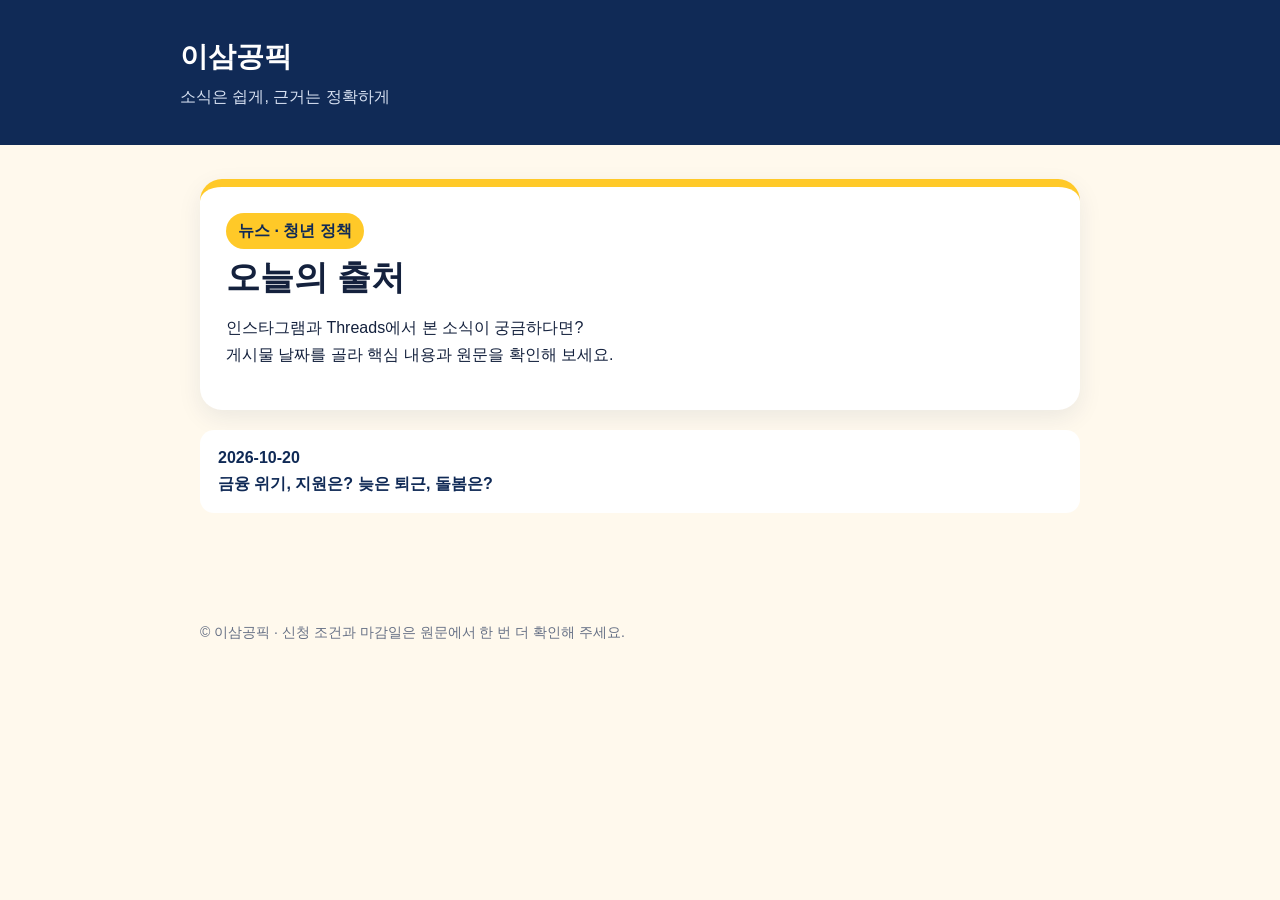
<file: docs/index.html>
<!doctype html><html lang="ko"><head><meta charset="utf-8"><meta name="viewport" content="width=device-width,initial-scale=1"><meta name="description" content="이삼공픽 뉴스·청년 정책의 날짜별 핵심 내용과 원문 링크"><title>이삼공픽 오늘의 출처</title><style>:root{--navy:#102a56;--yellow:#ffc928;--cream:#fff9ed;--ink:#14213d;--muted:#667085}
*{box-sizing:border-box}body{margin:0;background:var(--cream);color:var(--ink);font-family:-apple-system,BlinkMacSystemFont,"Noto Sans KR","Apple SD Gothic Neo",sans-serif;line-height:1.65}
header{background:var(--navy);color:white;padding:34px 20px}header .inner,main,footer{max-width:920px;margin:auto}.brand{font-weight:800;font-size:28px}.tagline{color:#d7e1f2;margin-top:4px}
main{padding:34px 20px 70px}.hero,.topic,.notice{background:white;border-radius:22px;padding:26px;margin-bottom:20px;box-shadow:0 8px 24px rgba(16,42,86,.08)}
.hero{border-top:8px solid var(--yellow)}h1{font-size:34px;line-height:1.3;margin:6px 0 10px}h2{font-size:25px;margin:0 0 10px}.meta,.source-meta{color:var(--muted);font-size:14px}.pill{display:inline-block;background:var(--yellow);color:var(--navy);font-weight:800;border-radius:99px;padding:5px 12px;margin-right:7px}.update{background:#e8f0ff}.points{padding-left:22px}.facts{background:#f5f7fb;border-radius:14px;padding:14px 16px;margin:15px 0}.sources{list-style:none;padding:0}.sources li{padding:10px 0;border-top:1px solid #e6eaf0}.sources a{color:#174ea6;font-weight:700;word-break:break-word}.archive-list a{display:block;background:white;margin:10px 0;padding:15px 18px;border-radius:14px;color:var(--navy);font-weight:750;text-decoration:none}
.source-button{display:inline-block;margin-top:8px;padding:10px 16px;background:var(--navy);border-radius:10px;text-decoration:none}.sources a.source-button{color:white}.empty{background:white;padding:24px;border-radius:18px}.archive-list a:focus-visible,.source-button:focus-visible{outline:3px solid var(--yellow);outline-offset:4px}
footer{padding:28px 20px 45px;color:var(--muted);font-size:14px}.status{font-weight:750;color:#207a52}@media(max-width:600px){h1{font-size:28px}.hero,.topic,.notice{padding:20px;border-radius:17px}}</style></head><body><header><div class="inner"><div class="brand">이삼공픽</div><div class="tagline">소식은 쉽게, 근거는 정확하게</div></div></header><main><section class="hero"><span class="pill">뉴스 · 청년 정책</span><h1>오늘의 출처</h1><p>인스타그램과 Threads에서 본 소식이 궁금하다면?<br>게시물 날짜를 골라 핵심 내용과 원문을 확인해 보세요.</p></section><div class="archive-list"><a data-content-id="d15d88164f7080a3" href="archive/2026/10/20/index.html"><strong>2026-10-20</strong><br>금융 위기, 지원은?
늦은 퇴근, 돌봄은?</a></div></main><footer>© 이삼공픽 · 신청 조건과 마감일은 원문에서 한 번 더 확인해 주세요.</footer></body></html>
</file>
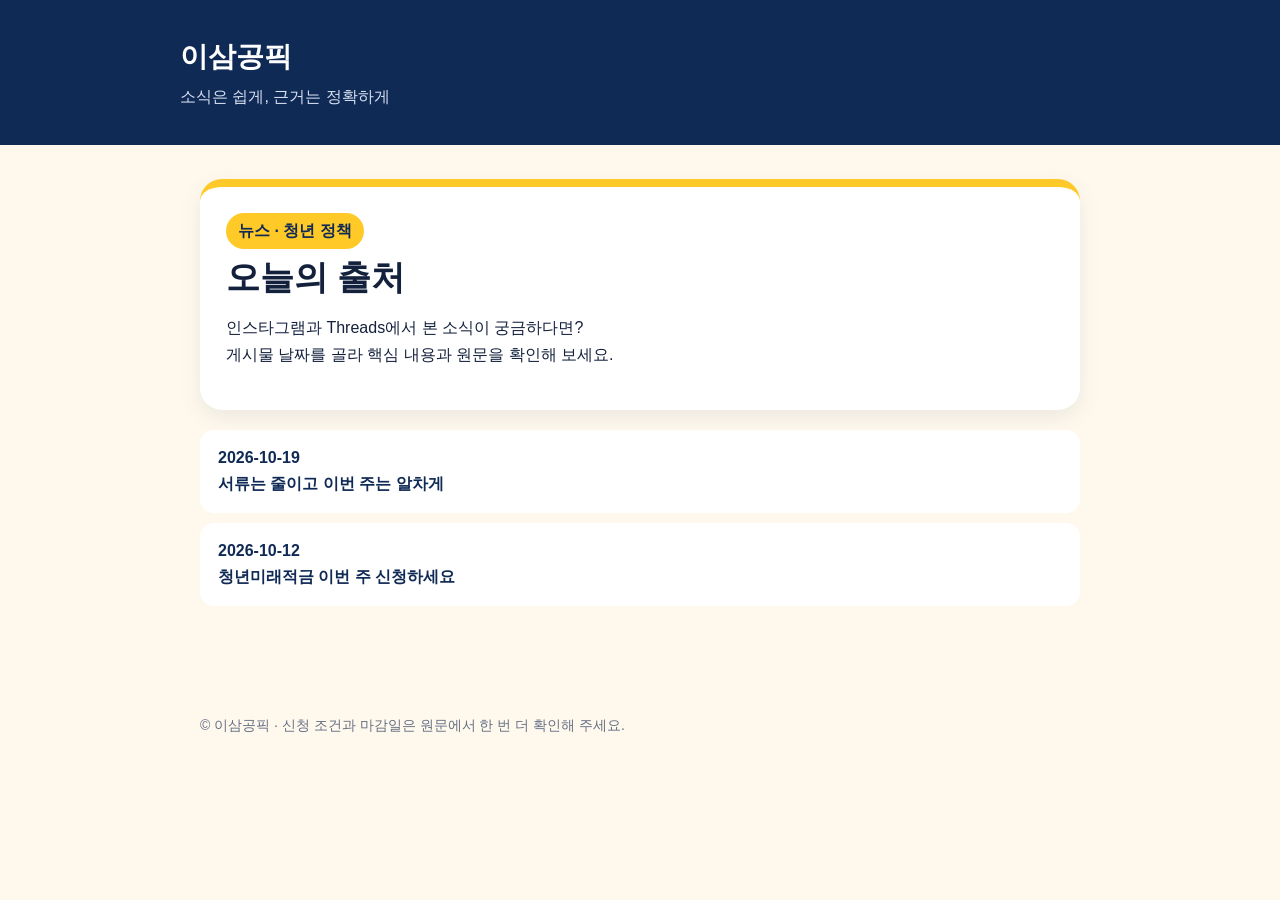
<file: docs/archive/index.html>
<!doctype html><html lang="ko"><head><meta charset="utf-8"><meta name="viewport" content="width=device-width,initial-scale=1"><meta name="description" content="이삼공픽 뉴스·청년 정책의 날짜별 핵심 내용과 원문 링크"><title>이삼공픽 오늘의 출처</title><style>:root{--navy:#102a56;--yellow:#ffc928;--cream:#fff9ed;--ink:#14213d;--muted:#667085}
*{box-sizing:border-box}body{margin:0;background:var(--cream);color:var(--ink);font-family:-apple-system,BlinkMacSystemFont,"Noto Sans KR","Apple SD Gothic Neo",sans-serif;line-height:1.65}
header{background:var(--navy);color:white;padding:34px 20px}header .inner,main,footer{max-width:920px;margin:auto}.brand{font-weight:800;font-size:28px}.tagline{color:#d7e1f2;margin-top:4px}
main{padding:34px 20px 70px}.hero,.topic,.notice{background:white;border-radius:22px;padding:26px;margin-bottom:20px;box-shadow:0 8px 24px rgba(16,42,86,.08)}
.hero{border-top:8px solid var(--yellow)}h1{font-size:34px;line-height:1.3;margin:6px 0 10px}h2{font-size:25px;margin:0 0 10px}.meta,.source-meta{color:var(--muted);font-size:14px}.pill{display:inline-block;background:var(--yellow);color:var(--navy);font-weight:800;border-radius:99px;padding:5px 12px;margin-right:7px}.update{background:#e8f0ff}.points{padding-left:22px}.facts{background:#f5f7fb;border-radius:14px;padding:14px 16px;margin:15px 0}.sources{list-style:none;padding:0}.sources li{padding:10px 0;border-top:1px solid #e6eaf0}.sources a{color:#174ea6;font-weight:700;word-break:break-word}.archive-list a{display:block;background:white;margin:10px 0;padding:15px 18px;border-radius:14px;color:var(--navy);font-weight:750;text-decoration:none}
.source-button{display:inline-block;margin-top:8px;padding:10px 16px;background:var(--navy);border-radius:10px;text-decoration:none}.sources a.source-button{color:white}.empty{background:white;padding:24px;border-radius:18px}.archive-list a:focus-visible,.source-button:focus-visible{outline:3px solid var(--yellow);outline-offset:4px}
footer{padding:28px 20px 45px;color:var(--muted);font-size:14px}.status{font-weight:750;color:#207a52}@media(max-width:600px){h1{font-size:28px}.hero,.topic,.notice{padding:20px;border-radius:17px}}</style></head><body><header><div class="inner"><div class="brand">이삼공픽</div><div class="tagline">소식은 쉽게, 근거는 정확하게</div></div></header><main><section class="hero"><span class="pill">뉴스 · 청년 정책</span><h1>오늘의 출처</h1><p>인스타그램과 Threads에서 본 소식이 궁금하다면?<br>게시물 날짜를 골라 핵심 내용과 원문을 확인해 보세요.</p></section><div class="archive-list"><a href="2026/10/19/index.html"><strong>2026-10-19</strong><br>서류는 줄이고
이번 주는 알차게</a>
<a href="2026/10/12/index.html"><strong>2026-10-12</strong><br>청년미래적금
이번 주 신청하세요</a></div></main><footer>© 이삼공픽 · 신청 조건과 마감일은 원문에서 한 번 더 확인해 주세요.</footer></body></html>
</file>
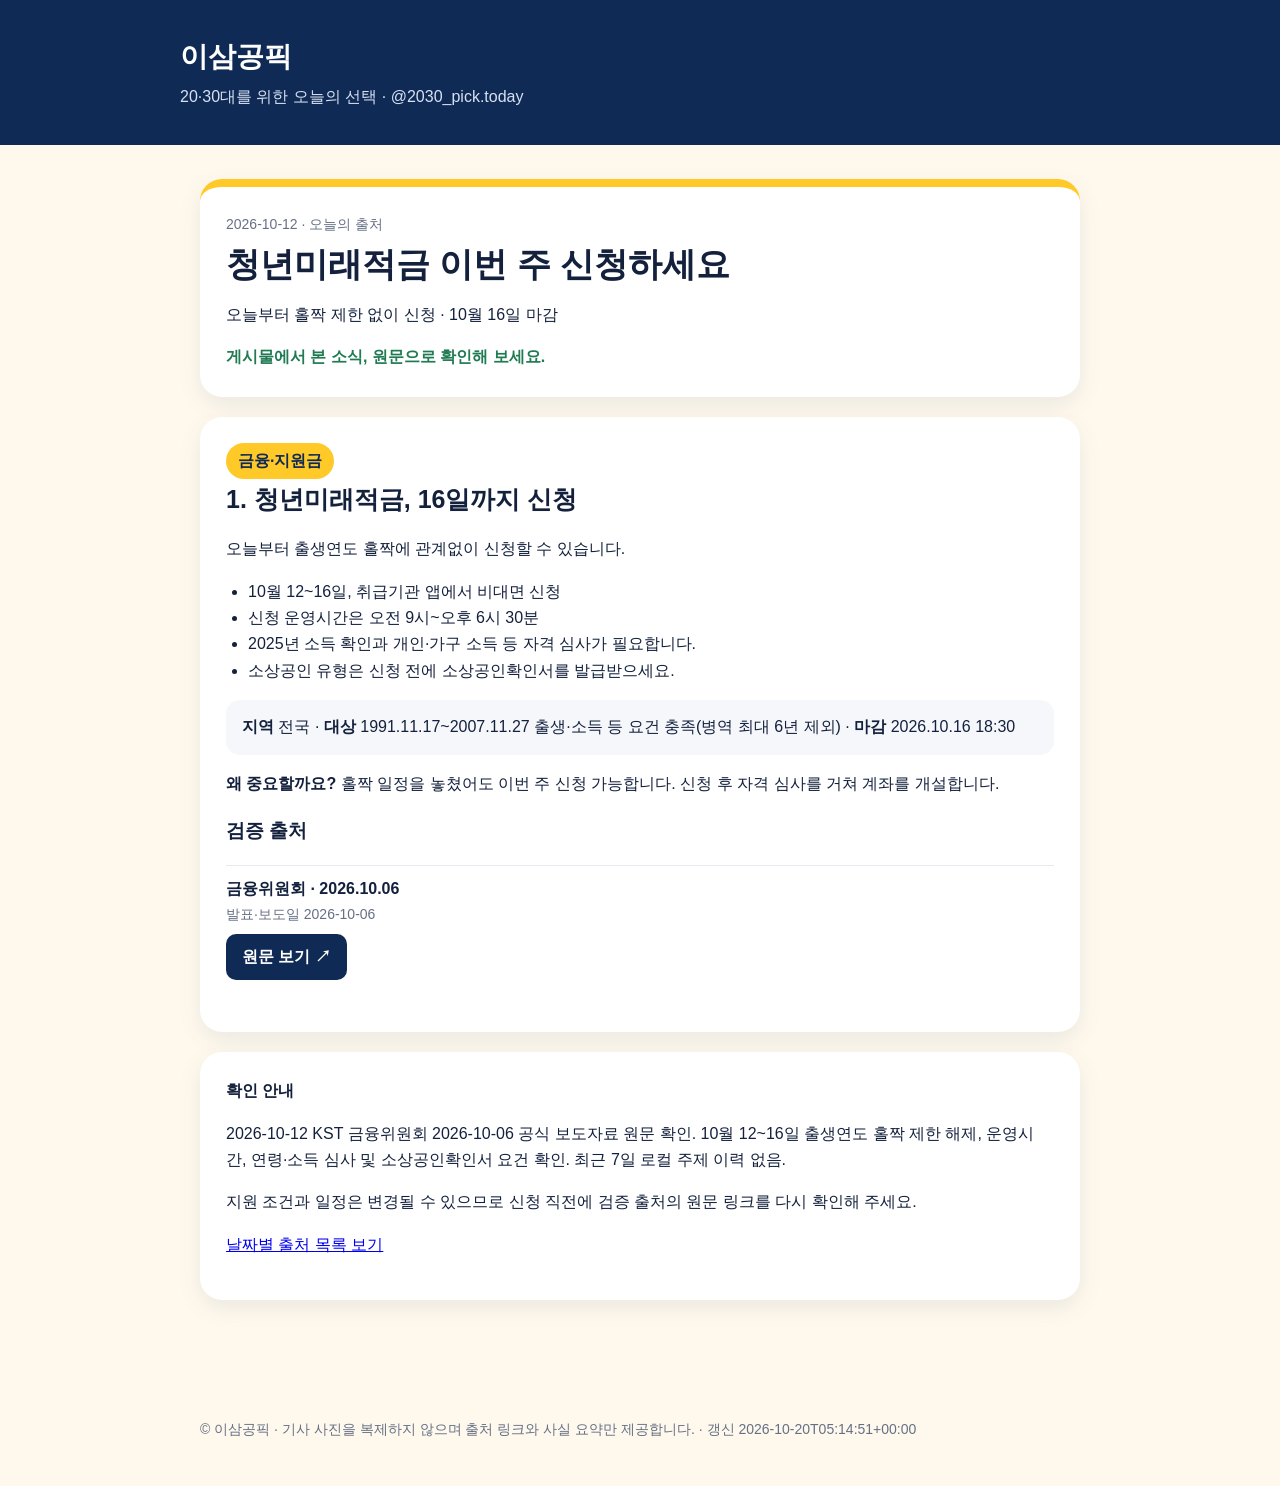
<file: docs/archive/2026/10/12/index.html>
<!doctype html>
<html lang="ko"><head><meta charset="utf-8"><meta name="viewport" content="width=device-width,initial-scale=1">
<meta name="description" content="이삼공픽 2026-10-12 뉴스와 청년 정책의 핵심 내용, 출처, 원문 링크"><title>2026-10-12 오늘의 출처 | 이삼공픽</title>
<style>:root{--navy:#102a56;--yellow:#ffc928;--cream:#fff9ed;--ink:#14213d;--muted:#667085}
*{box-sizing:border-box}body{margin:0;background:var(--cream);color:var(--ink);font-family:-apple-system,BlinkMacSystemFont,"Noto Sans KR","Apple SD Gothic Neo",sans-serif;line-height:1.65}
header{background:var(--navy);color:white;padding:34px 20px}header .inner,main,footer{max-width:920px;margin:auto}.brand{font-weight:800;font-size:28px}.tagline{color:#d7e1f2;margin-top:4px}
main{padding:34px 20px 70px}.hero,.topic,.notice{background:white;border-radius:22px;padding:26px;margin-bottom:20px;box-shadow:0 8px 24px rgba(16,42,86,.08)}
.hero{border-top:8px solid var(--yellow)}h1{font-size:34px;line-height:1.3;margin:6px 0 10px}h2{font-size:25px;margin:0 0 10px}.meta,.source-meta{color:var(--muted);font-size:14px}.pill{display:inline-block;background:var(--yellow);color:var(--navy);font-weight:800;border-radius:99px;padding:5px 12px;margin-right:7px}.update{background:#e8f0ff}.points{padding-left:22px}.facts{background:#f5f7fb;border-radius:14px;padding:14px 16px;margin:15px 0}.sources{list-style:none;padding:0}.sources li{padding:10px 0;border-top:1px solid #e6eaf0}.sources a{color:#174ea6;font-weight:700;word-break:break-word}.archive-list a{display:block;background:white;margin:10px 0;padding:15px 18px;border-radius:14px;color:var(--navy);font-weight:750;text-decoration:none}
.source-button{display:inline-block;margin-top:8px;padding:10px 16px;background:var(--navy);border-radius:10px;text-decoration:none}.sources a.source-button{color:white}.empty{background:white;padding:24px;border-radius:18px}.archive-list a:focus-visible,.source-button:focus-visible{outline:3px solid var(--yellow);outline-offset:4px}
footer{padding:28px 20px 45px;color:var(--muted);font-size:14px}.status{font-weight:750;color:#207a52}@media(max-width:600px){h1{font-size:28px}.hero,.topic,.notice{padding:20px;border-radius:17px}}</style></head><body data-content-id="9fb6ac2dd560ee95">
<header><div class="inner"><div class="brand">이삼공픽</div><div class="tagline">20·30대를 위한 오늘의 선택 · @2030_pick.today</div></div></header>
<main><section class="hero"><div class="meta">2026-10-12 · 오늘의 출처</div><h1>청년미래적금
이번 주 신청하세요</h1><p>오늘부터 홀짝 제한 없이 신청 · 10월 16일 마감</p><div class="status">게시물에서 본 소식, 원문으로 확인해 보세요.</div></section>
<section class="topic" id="topic-1">
  <div><span class="pill">금융·지원금</span></div>
  <h2>1. 청년미래적금, 16일까지 신청</h2>
  <p>오늘부터 출생연도 홀짝에 관계없이 신청할 수 있습니다.</p>
  <ul class="points"><li>10월 12~16일, 취급기관 앱에서 비대면 신청</li><li>신청 운영시간은 오전 9시~오후 6시 30분</li><li>2025년 소득 확인과 개인·가구 소득 등 자격 심사가 필요합니다.</li><li>소상공인 유형은 신청 전에 소상공인확인서를 발급받으세요.</li></ul>
  <div class="facts"><strong>지역</strong> 전국 · <strong>대상</strong> 1991.11.17~2007.11.27 출생·소득 등 요건 충족(병역 최대 6년 제외) · <strong>마감</strong> 2026.10.16 18:30</div>
  <p><strong>왜 중요할까요?</strong> 홀짝 일정을 놓쳤어도 이번 주 신청 가능합니다. 신청 후 자격 심사를 거쳐 계좌를 개설합니다.</p>
  <h3>검증 출처</h3>
  <ul class="sources"><li><strong>금융위원회 · 2026.10.06</strong><div class="source-meta">발표·보도일 2026-10-06</div><a class="source-button" href="https://www.fsc.go.kr/no010101/87880" rel="noopener noreferrer" target="_blank" aria-label="금융위원회 · 2026.10.06 원문 보기 (새 창)">원문 보기 ↗</a></li></ul>
</section>
<section class="notice"><strong>확인 안내</strong><p>2026-10-12 KST 금융위원회 2026-10-06 공식 보도자료 원문 확인. 10월 12~16일 출생연도 홀짝 제한 해제, 운영시간, 연령·소득 심사 및 소상공인확인서 요건 확인. 최근 7일 로컬 주제 이력 없음.</p><p>지원 조건과 일정은 변경될 수 있으므로 신청 직전에 검증 출처의 원문 링크를 다시 확인해 주세요.</p><p><a href="../../../index.html">날짜별 출처 목록 보기</a></p></section></main>
<footer>© 이삼공픽 · 기사 사진을 복제하지 않으며 출처 링크와 사실 요약만 제공합니다. · 갱신 2026-10-20T05:14:51+00:00</footer>
</body></html>
</file>
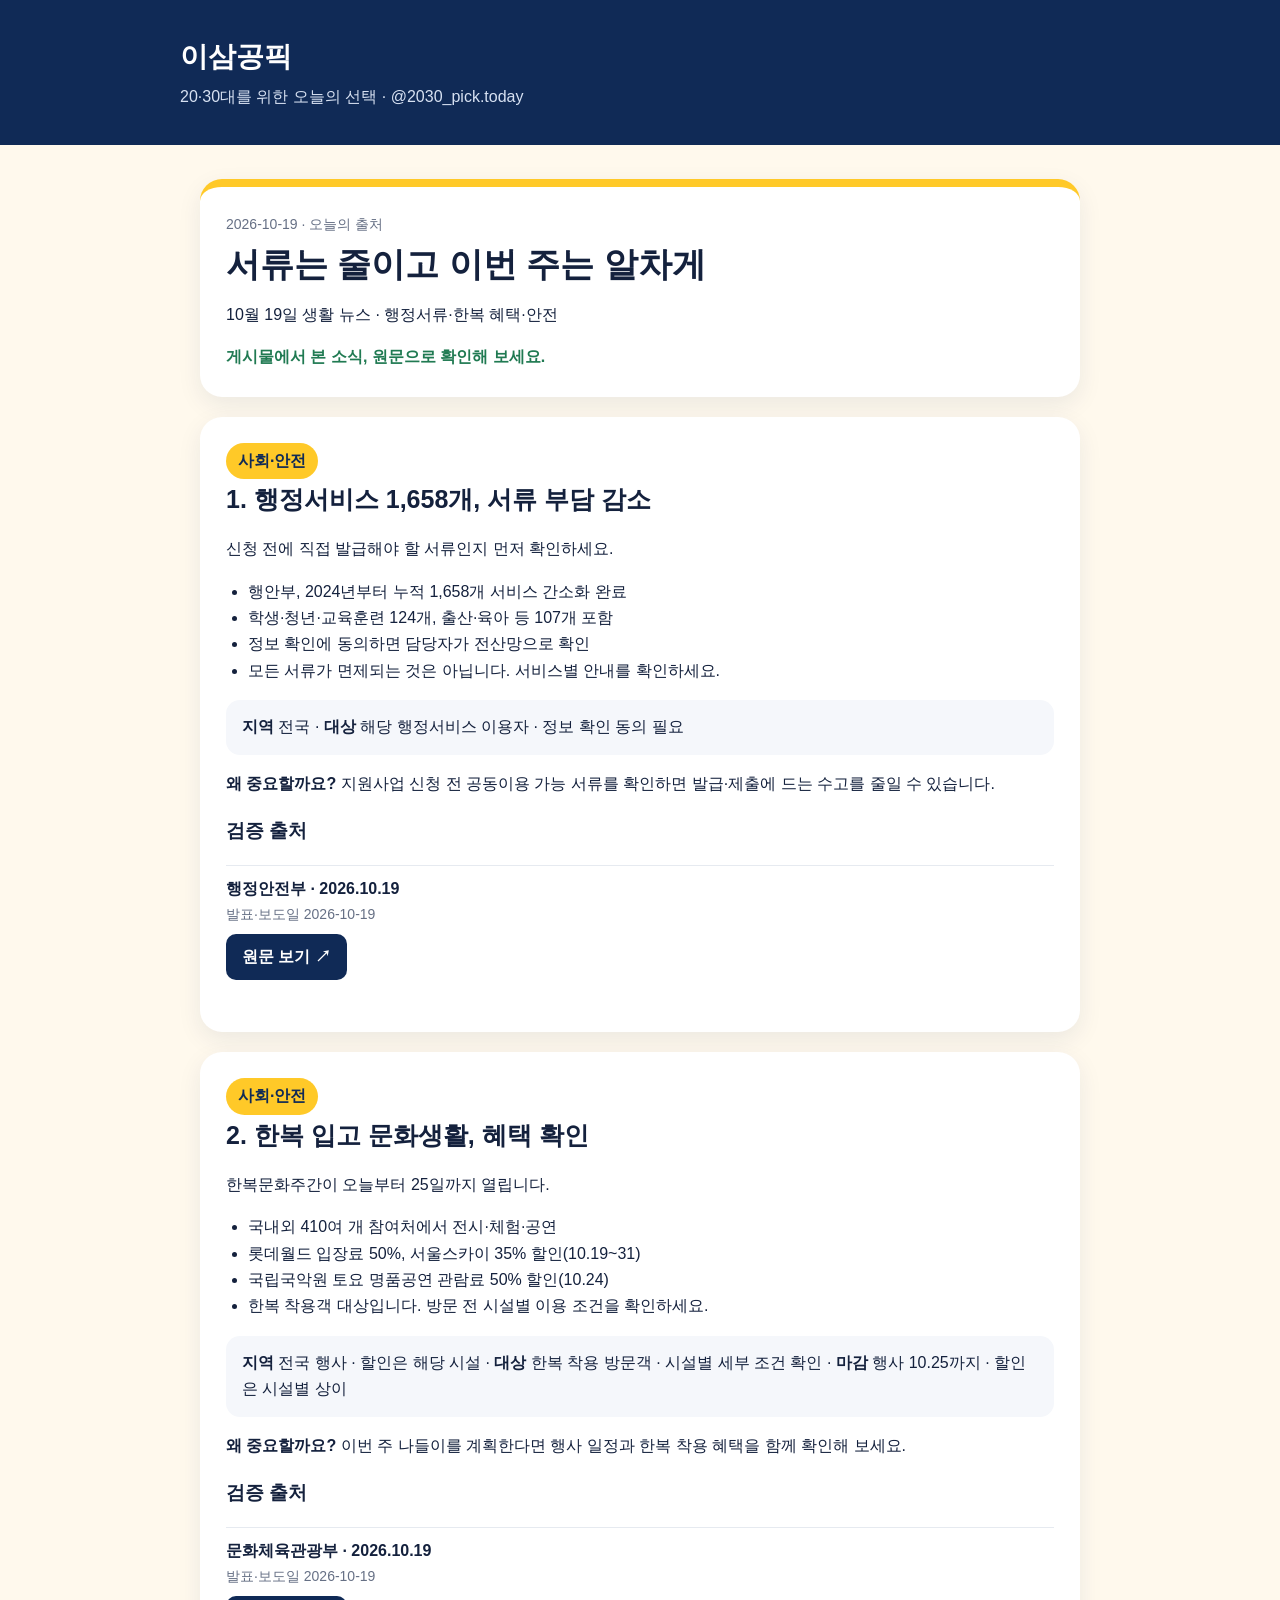
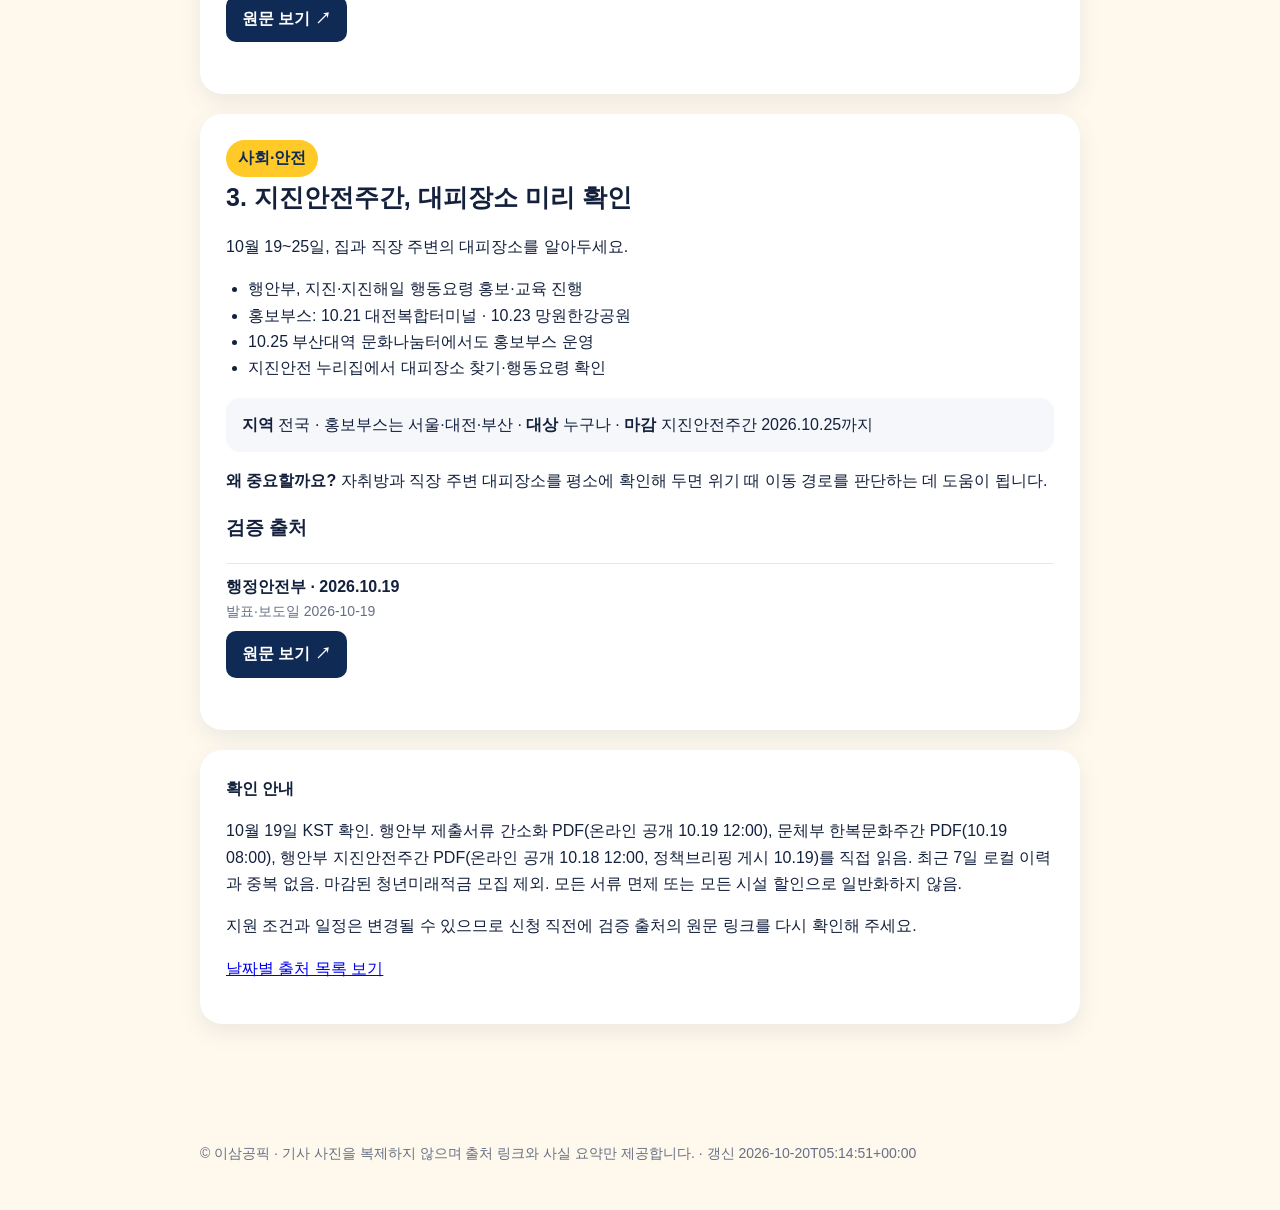
<file: docs/archive/2026/10/19/index.html>
<!doctype html>
<html lang="ko"><head><meta charset="utf-8"><meta name="viewport" content="width=device-width,initial-scale=1">
<meta name="description" content="이삼공픽 2026-10-19 뉴스와 청년 정책의 핵심 내용, 출처, 원문 링크"><title>2026-10-19 오늘의 출처 | 이삼공픽</title>
<style>:root{--navy:#102a56;--yellow:#ffc928;--cream:#fff9ed;--ink:#14213d;--muted:#667085}
*{box-sizing:border-box}body{margin:0;background:var(--cream);color:var(--ink);font-family:-apple-system,BlinkMacSystemFont,"Noto Sans KR","Apple SD Gothic Neo",sans-serif;line-height:1.65}
header{background:var(--navy);color:white;padding:34px 20px}header .inner,main,footer{max-width:920px;margin:auto}.brand{font-weight:800;font-size:28px}.tagline{color:#d7e1f2;margin-top:4px}
main{padding:34px 20px 70px}.hero,.topic,.notice{background:white;border-radius:22px;padding:26px;margin-bottom:20px;box-shadow:0 8px 24px rgba(16,42,86,.08)}
.hero{border-top:8px solid var(--yellow)}h1{font-size:34px;line-height:1.3;margin:6px 0 10px}h2{font-size:25px;margin:0 0 10px}.meta,.source-meta{color:var(--muted);font-size:14px}.pill{display:inline-block;background:var(--yellow);color:var(--navy);font-weight:800;border-radius:99px;padding:5px 12px;margin-right:7px}.update{background:#e8f0ff}.points{padding-left:22px}.facts{background:#f5f7fb;border-radius:14px;padding:14px 16px;margin:15px 0}.sources{list-style:none;padding:0}.sources li{padding:10px 0;border-top:1px solid #e6eaf0}.sources a{color:#174ea6;font-weight:700;word-break:break-word}.archive-list a{display:block;background:white;margin:10px 0;padding:15px 18px;border-radius:14px;color:var(--navy);font-weight:750;text-decoration:none}
.source-button{display:inline-block;margin-top:8px;padding:10px 16px;background:var(--navy);border-radius:10px;text-decoration:none}.sources a.source-button{color:white}.empty{background:white;padding:24px;border-radius:18px}.archive-list a:focus-visible,.source-button:focus-visible{outline:3px solid var(--yellow);outline-offset:4px}
footer{padding:28px 20px 45px;color:var(--muted);font-size:14px}.status{font-weight:750;color:#207a52}@media(max-width:600px){h1{font-size:28px}.hero,.topic,.notice{padding:20px;border-radius:17px}}</style></head><body data-content-id="8e3ae8667e262910">
<header><div class="inner"><div class="brand">이삼공픽</div><div class="tagline">20·30대를 위한 오늘의 선택 · @2030_pick.today</div></div></header>
<main><section class="hero"><div class="meta">2026-10-19 · 오늘의 출처</div><h1>서류는 줄이고
이번 주는 알차게</h1><p>10월 19일 생활 뉴스 · 행정서류·한복 혜택·안전</p><div class="status">게시물에서 본 소식, 원문으로 확인해 보세요.</div></section>
<section class="topic" id="topic-1">
  <div><span class="pill">사회·안전</span></div>
  <h2>1. 행정서비스 1,658개, 서류 부담 감소</h2>
  <p>신청 전에 직접 발급해야 할 서류인지 먼저 확인하세요.</p>
  <ul class="points"><li>행안부, 2024년부터 누적 1,658개 서비스 간소화 완료</li><li>학생·청년·교육훈련 124개, 출산·육아 등 107개 포함</li><li>정보 확인에 동의하면 담당자가 전산망으로 확인</li><li>모든 서류가 면제되는 것은 아닙니다. 서비스별 안내를 확인하세요.</li></ul>
  <div class="facts"><strong>지역</strong> 전국 · <strong>대상</strong> 해당 행정서비스 이용자 · 정보 확인 동의 필요</div>
  <p><strong>왜 중요할까요?</strong> 지원사업 신청 전 공동이용 가능 서류를 확인하면 발급·제출에 드는 수고를 줄일 수 있습니다.</p>
  <h3>검증 출처</h3>
  <ul class="sources"><li><strong>행정안전부 · 2026.10.19</strong><div class="source-meta">발표·보도일 2026-10-19</div><a class="source-button" href="https://www.korea.kr/briefing/pressReleaseView.do?newsId=156785662" rel="noopener noreferrer" target="_blank" aria-label="행정안전부 · 2026.10.19 원문 보기 (새 창)">원문 보기 ↗</a></li></ul>
</section>
<section class="topic" id="topic-2">
  <div><span class="pill">사회·안전</span></div>
  <h2>2. 한복 입고 문화생활, 혜택 확인</h2>
  <p>한복문화주간이 오늘부터 25일까지 열립니다.</p>
  <ul class="points"><li>국내외 410여 개 참여처에서 전시·체험·공연</li><li>롯데월드 입장료 50%, 서울스카이 35% 할인(10.19~31)</li><li>국립국악원 토요 명품공연 관람료 50% 할인(10.24)</li><li>한복 착용객 대상입니다. 방문 전 시설별 이용 조건을 확인하세요.</li></ul>
  <div class="facts"><strong>지역</strong> 전국 행사 · 할인은 해당 시설 · <strong>대상</strong> 한복 착용 방문객 · 시설별 세부 조건 확인 · <strong>마감</strong> 행사 10.25까지 · 할인은 시설별 상이</div>
  <p><strong>왜 중요할까요?</strong> 이번 주 나들이를 계획한다면 행사 일정과 한복 착용 혜택을 함께 확인해 보세요.</p>
  <h3>검증 출처</h3>
  <ul class="sources"><li><strong>문화체육관광부 · 2026.10.19</strong><div class="source-meta">발표·보도일 2026-10-19</div><a class="source-button" href="https://www.korea.kr/briefing/pressReleaseView.do?newsId=156785590" rel="noopener noreferrer" target="_blank" aria-label="문화체육관광부 · 2026.10.19 원문 보기 (새 창)">원문 보기 ↗</a></li></ul>
</section>
<section class="topic" id="topic-3">
  <div><span class="pill">사회·안전</span></div>
  <h2>3. 지진안전주간, 대피장소 미리 확인</h2>
  <p>10월 19~25일, 집과 직장 주변의 대피장소를 알아두세요.</p>
  <ul class="points"><li>행안부, 지진·지진해일 행동요령 홍보·교육 진행</li><li>홍보부스: 10.21 대전복합터미널 · 10.23 망원한강공원</li><li>10.25 부산대역 문화나눔터에서도 홍보부스 운영</li><li>지진안전 누리집에서 대피장소 찾기·행동요령 확인</li></ul>
  <div class="facts"><strong>지역</strong> 전국 · 홍보부스는 서울·대전·부산 · <strong>대상</strong> 누구나 · <strong>마감</strong> 지진안전주간 2026.10.25까지</div>
  <p><strong>왜 중요할까요?</strong> 자취방과 직장 주변 대피장소를 평소에 확인해 두면 위기 때 이동 경로를 판단하는 데 도움이 됩니다.</p>
  <h3>검증 출처</h3>
  <ul class="sources"><li><strong>행정안전부 · 2026.10.19</strong><div class="source-meta">발표·보도일 2026-10-19</div><a class="source-button" href="https://www.korea.kr/briefing/pressReleaseView.do?newsId=156785604" rel="noopener noreferrer" target="_blank" aria-label="행정안전부 · 2026.10.19 원문 보기 (새 창)">원문 보기 ↗</a></li></ul>
</section>
<section class="notice"><strong>확인 안내</strong><p>10월 19일 KST 확인. 행안부 제출서류 간소화 PDF(온라인 공개 10.19 12:00), 문체부 한복문화주간 PDF(10.19 08:00), 행안부 지진안전주간 PDF(온라인 공개 10.18 12:00, 정책브리핑 게시 10.19)를 직접 읽음. 최근 7일 로컬 이력과 중복 없음. 마감된 청년미래적금 모집 제외. 모든 서류 면제 또는 모든 시설 할인으로 일반화하지 않음.</p><p>지원 조건과 일정은 변경될 수 있으므로 신청 직전에 검증 출처의 원문 링크를 다시 확인해 주세요.</p><p><a href="../../../index.html">날짜별 출처 목록 보기</a></p></section></main>
<footer>© 이삼공픽 · 기사 사진을 복제하지 않으며 출처 링크와 사실 요약만 제공합니다. · 갱신 2026-10-20T05:14:51+00:00</footer>
</body></html>
</file>
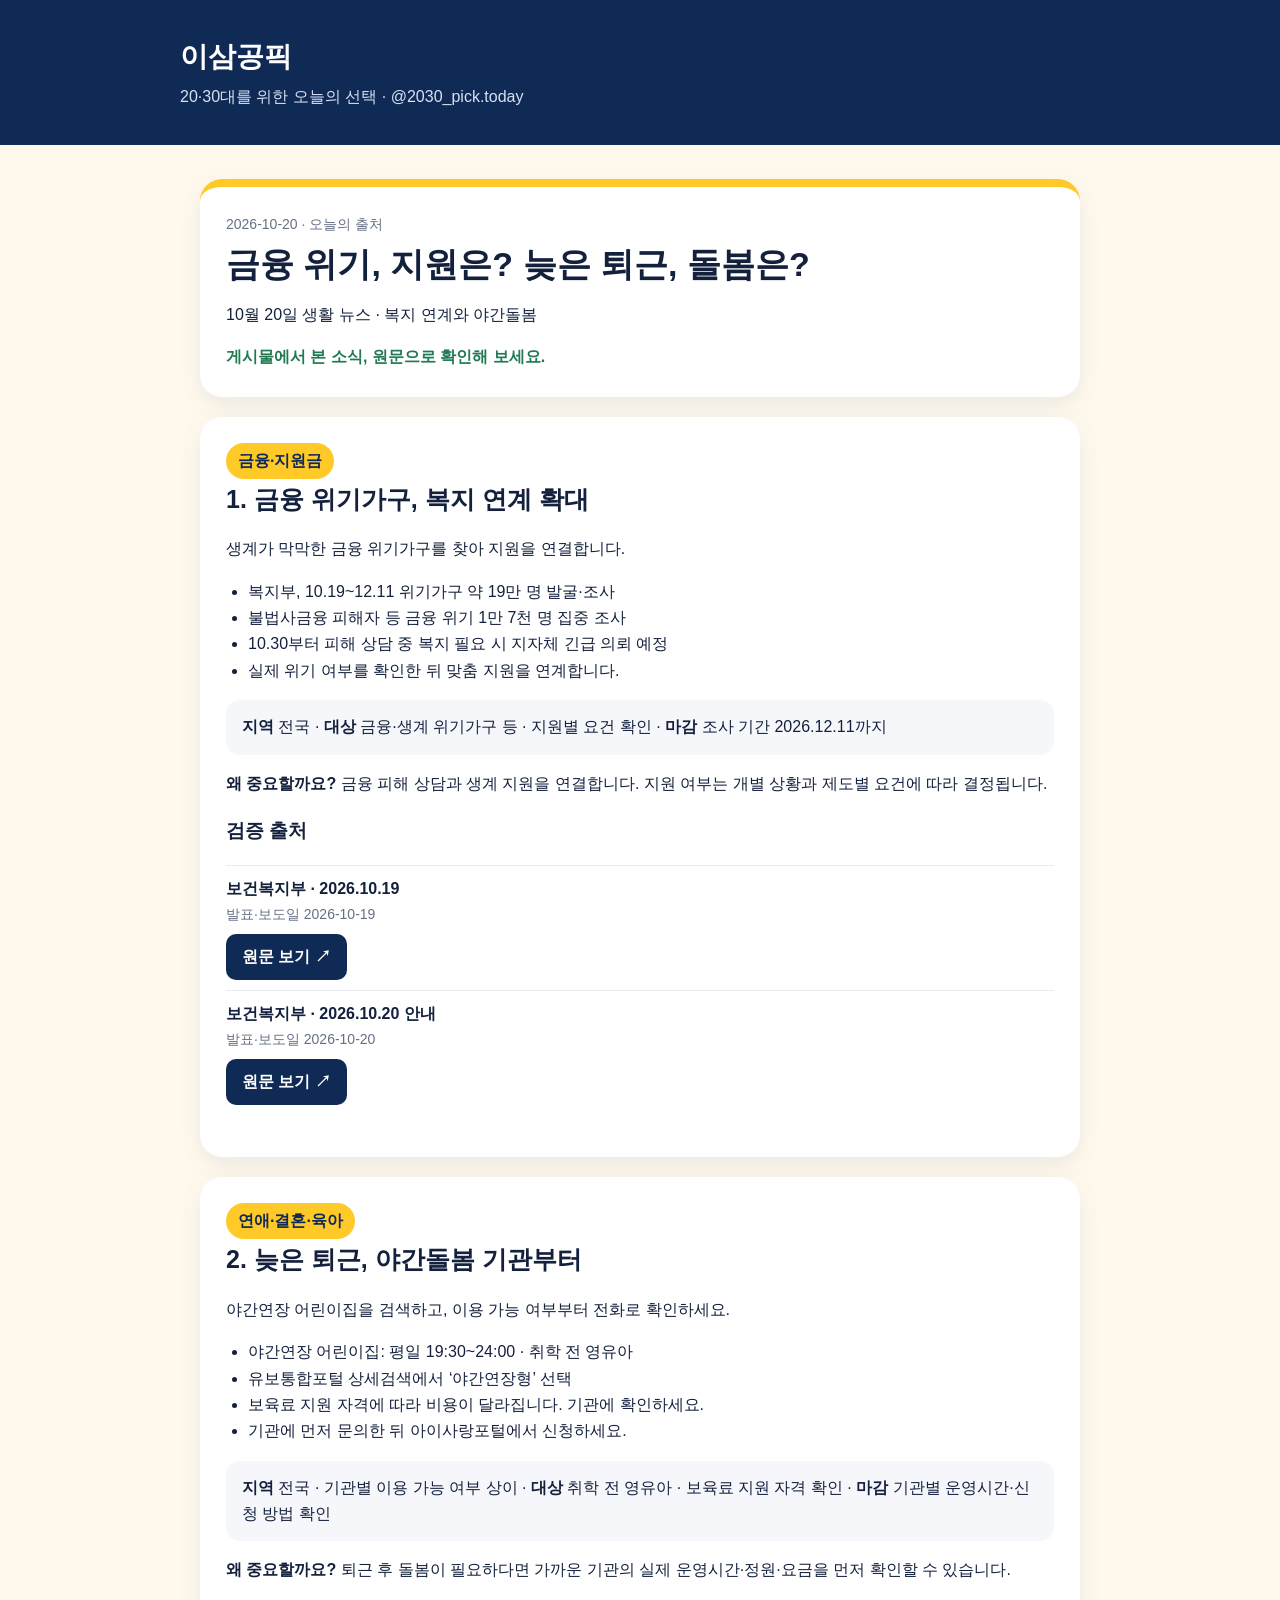
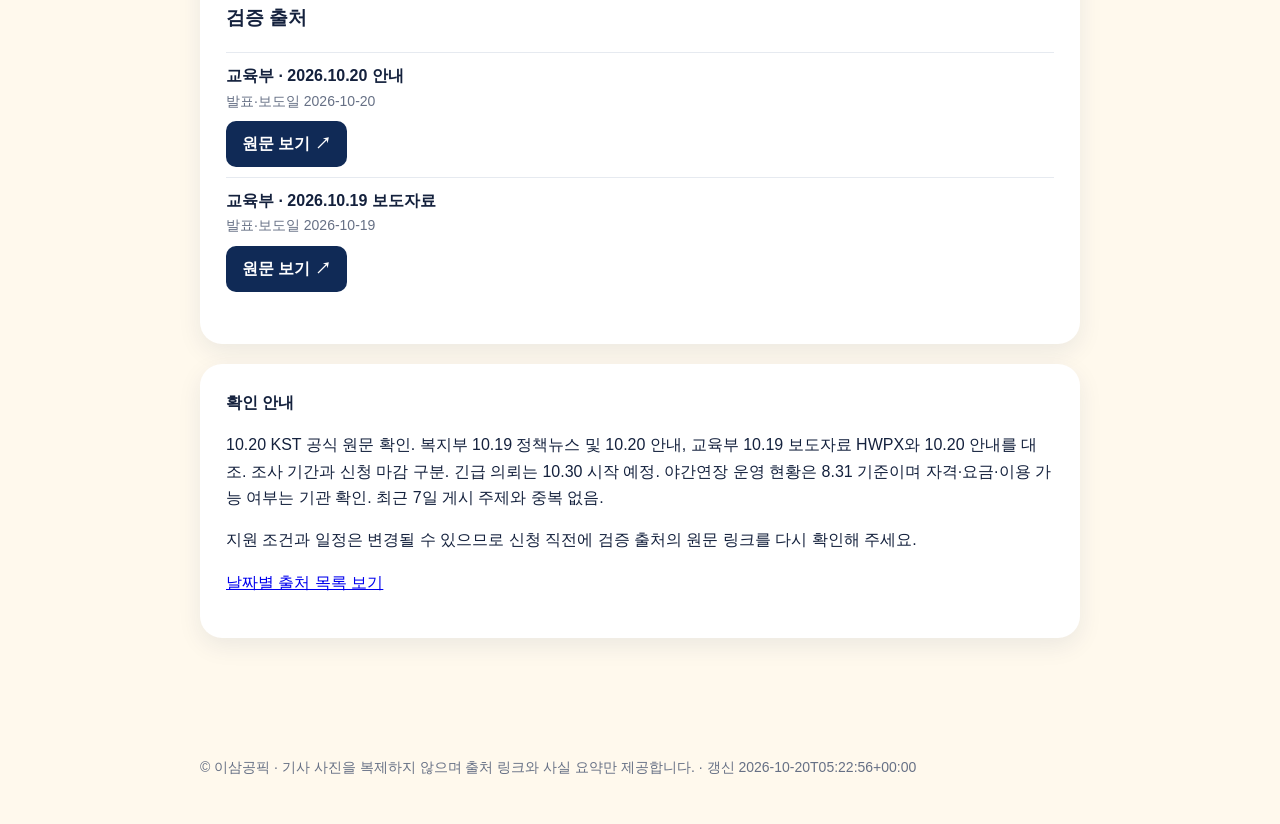
<file: docs/archive/2026/10/20/index.html>
<!doctype html>
<html lang="ko"><head><meta charset="utf-8"><meta name="viewport" content="width=device-width,initial-scale=1">
<meta name="description" content="이삼공픽 2026-10-20 뉴스와 청년 정책의 핵심 내용, 출처, 원문 링크"><title>2026-10-20 오늘의 출처 | 이삼공픽</title>
<style>:root{--navy:#102a56;--yellow:#ffc928;--cream:#fff9ed;--ink:#14213d;--muted:#667085}
*{box-sizing:border-box}body{margin:0;background:var(--cream);color:var(--ink);font-family:-apple-system,BlinkMacSystemFont,"Noto Sans KR","Apple SD Gothic Neo",sans-serif;line-height:1.65}
header{background:var(--navy);color:white;padding:34px 20px}header .inner,main,footer{max-width:920px;margin:auto}.brand{font-weight:800;font-size:28px}.tagline{color:#d7e1f2;margin-top:4px}
main{padding:34px 20px 70px}.hero,.topic,.notice{background:white;border-radius:22px;padding:26px;margin-bottom:20px;box-shadow:0 8px 24px rgba(16,42,86,.08)}
.hero{border-top:8px solid var(--yellow)}h1{font-size:34px;line-height:1.3;margin:6px 0 10px}h2{font-size:25px;margin:0 0 10px}.meta,.source-meta{color:var(--muted);font-size:14px}.pill{display:inline-block;background:var(--yellow);color:var(--navy);font-weight:800;border-radius:99px;padding:5px 12px;margin-right:7px}.update{background:#e8f0ff}.points{padding-left:22px}.facts{background:#f5f7fb;border-radius:14px;padding:14px 16px;margin:15px 0}.sources{list-style:none;padding:0}.sources li{padding:10px 0;border-top:1px solid #e6eaf0}.sources a{color:#174ea6;font-weight:700;word-break:break-word}.archive-list a{display:block;background:white;margin:10px 0;padding:15px 18px;border-radius:14px;color:var(--navy);font-weight:750;text-decoration:none}
.source-button{display:inline-block;margin-top:8px;padding:10px 16px;background:var(--navy);border-radius:10px;text-decoration:none}.sources a.source-button{color:white}.empty{background:white;padding:24px;border-radius:18px}.archive-list a:focus-visible,.source-button:focus-visible{outline:3px solid var(--yellow);outline-offset:4px}
footer{padding:28px 20px 45px;color:var(--muted);font-size:14px}.status{font-weight:750;color:#207a52}@media(max-width:600px){h1{font-size:28px}.hero,.topic,.notice{padding:20px;border-radius:17px}}</style></head><body data-content-id="d15d88164f7080a3">
<header><div class="inner"><div class="brand">이삼공픽</div><div class="tagline">20·30대를 위한 오늘의 선택 · @2030_pick.today</div></div></header>
<main><section class="hero"><div class="meta">2026-10-20 · 오늘의 출처</div><h1>금융 위기, 지원은?
늦은 퇴근, 돌봄은?</h1><p>10월 20일 생활 뉴스 · 복지 연계와 야간돌봄</p><div class="status">게시물에서 본 소식, 원문으로 확인해 보세요.</div></section>
<section class="topic" id="topic-1">
  <div><span class="pill">금융·지원금</span></div>
  <h2>1. 금융 위기가구, 복지 연계 확대</h2>
  <p>생계가 막막한 금융 위기가구를 찾아 지원을 연결합니다.</p>
  <ul class="points"><li>복지부, 10.19~12.11 위기가구 약 19만 명 발굴·조사</li><li>불법사금융 피해자 등 금융 위기 1만 7천 명 집중 조사</li><li>10.30부터 피해 상담 중 복지 필요 시 지자체 긴급 의뢰 예정</li><li>실제 위기 여부를 확인한 뒤 맞춤 지원을 연계합니다.</li></ul>
  <div class="facts"><strong>지역</strong> 전국 · <strong>대상</strong> 금융·생계 위기가구 등 · 지원별 요건 확인 · <strong>마감</strong> 조사 기간 2026.12.11까지</div>
  <p><strong>왜 중요할까요?</strong> 금융 피해 상담과 생계 지원을 연결합니다. 지원 여부는 개별 상황과 제도별 요건에 따라 결정됩니다.</p>
  <h3>검증 출처</h3>
  <ul class="sources"><li><strong>보건복지부 · 2026.10.19</strong><div class="source-meta">발표·보도일 2026-10-19</div><a class="source-button" href="https://www.korea.kr/news/policyNewsView.do?newsId=148973765" rel="noopener noreferrer" target="_blank" aria-label="보건복지부 · 2026.10.19 원문 보기 (새 창)">원문 보기 ↗</a></li>
<li><strong>보건복지부 · 2026.10.20 안내</strong><div class="source-meta">발표·보도일 2026-10-20</div><a class="source-button" href="https://www.korea.kr/multi/visualNewsView.do?newsId=148973822" rel="noopener noreferrer" target="_blank" aria-label="보건복지부 · 2026.10.20 안내 원문 보기 (새 창)">원문 보기 ↗</a></li></ul>
</section>
<section class="topic" id="topic-2">
  <div><span class="pill">연애·결혼·육아</span></div>
  <h2>2. 늦은 퇴근, 야간돌봄 기관부터</h2>
  <p>야간연장 어린이집을 검색하고, 이용 가능 여부부터 전화로 확인하세요.</p>
  <ul class="points"><li>야간연장 어린이집: 평일 19:30~24:00 · 취학 전 영유아</li><li>유보통합포털 상세검색에서 ‘야간연장형’ 선택</li><li>보육료 지원 자격에 따라 비용이 달라집니다. 기관에 확인하세요.</li><li>기관에 먼저 문의한 뒤 아이사랑포털에서 신청하세요.</li></ul>
  <div class="facts"><strong>지역</strong> 전국 · 기관별 이용 가능 여부 상이 · <strong>대상</strong> 취학 전 영유아 · 보육료 지원 자격 확인 · <strong>마감</strong> 기관별 운영시간·신청 방법 확인</div>
  <p><strong>왜 중요할까요?</strong> 퇴근 후 돌봄이 필요하다면 가까운 기관의 실제 운영시간·정원·요금을 먼저 확인할 수 있습니다.</p>
  <h3>검증 출처</h3>
  <ul class="sources"><li><strong>교육부 · 2026.10.20 안내</strong><div class="source-meta">발표·보도일 2026-10-20</div><a class="source-button" href="https://www.korea.kr/multi/visualNewsView.do?newsId=148973826" rel="noopener noreferrer" target="_blank" aria-label="교육부 · 2026.10.20 안내 원문 보기 (새 창)">원문 보기 ↗</a></li>
<li><strong>교육부 · 2026.10.19 보도자료</strong><div class="source-meta">발표·보도일 2026-10-19</div><a class="source-button" href="https://www.korea.kr/briefing/pressReleaseView.do?newsId=156785658" rel="noopener noreferrer" target="_blank" aria-label="교육부 · 2026.10.19 보도자료 원문 보기 (새 창)">원문 보기 ↗</a></li></ul>
</section>
<section class="notice"><strong>확인 안내</strong><p>10.20 KST 공식 원문 확인. 복지부 10.19 정책뉴스 및 10.20 안내, 교육부 10.19 보도자료 HWPX와 10.20 안내를 대조. 조사 기간과 신청 마감 구분. 긴급 의뢰는 10.30 시작 예정. 야간연장 운영 현황은 8.31 기준이며 자격·요금·이용 가능 여부는 기관 확인. 최근 7일 게시 주제와 중복 없음.</p><p>지원 조건과 일정은 변경될 수 있으므로 신청 직전에 검증 출처의 원문 링크를 다시 확인해 주세요.</p><p><a href="../../../index.html">날짜별 출처 목록 보기</a></p></section></main>
<footer>© 이삼공픽 · 기사 사진을 복제하지 않으며 출처 링크와 사실 요약만 제공합니다. · 갱신 2026-10-20T05:22:56+00:00</footer>
</body></html>
</file>
